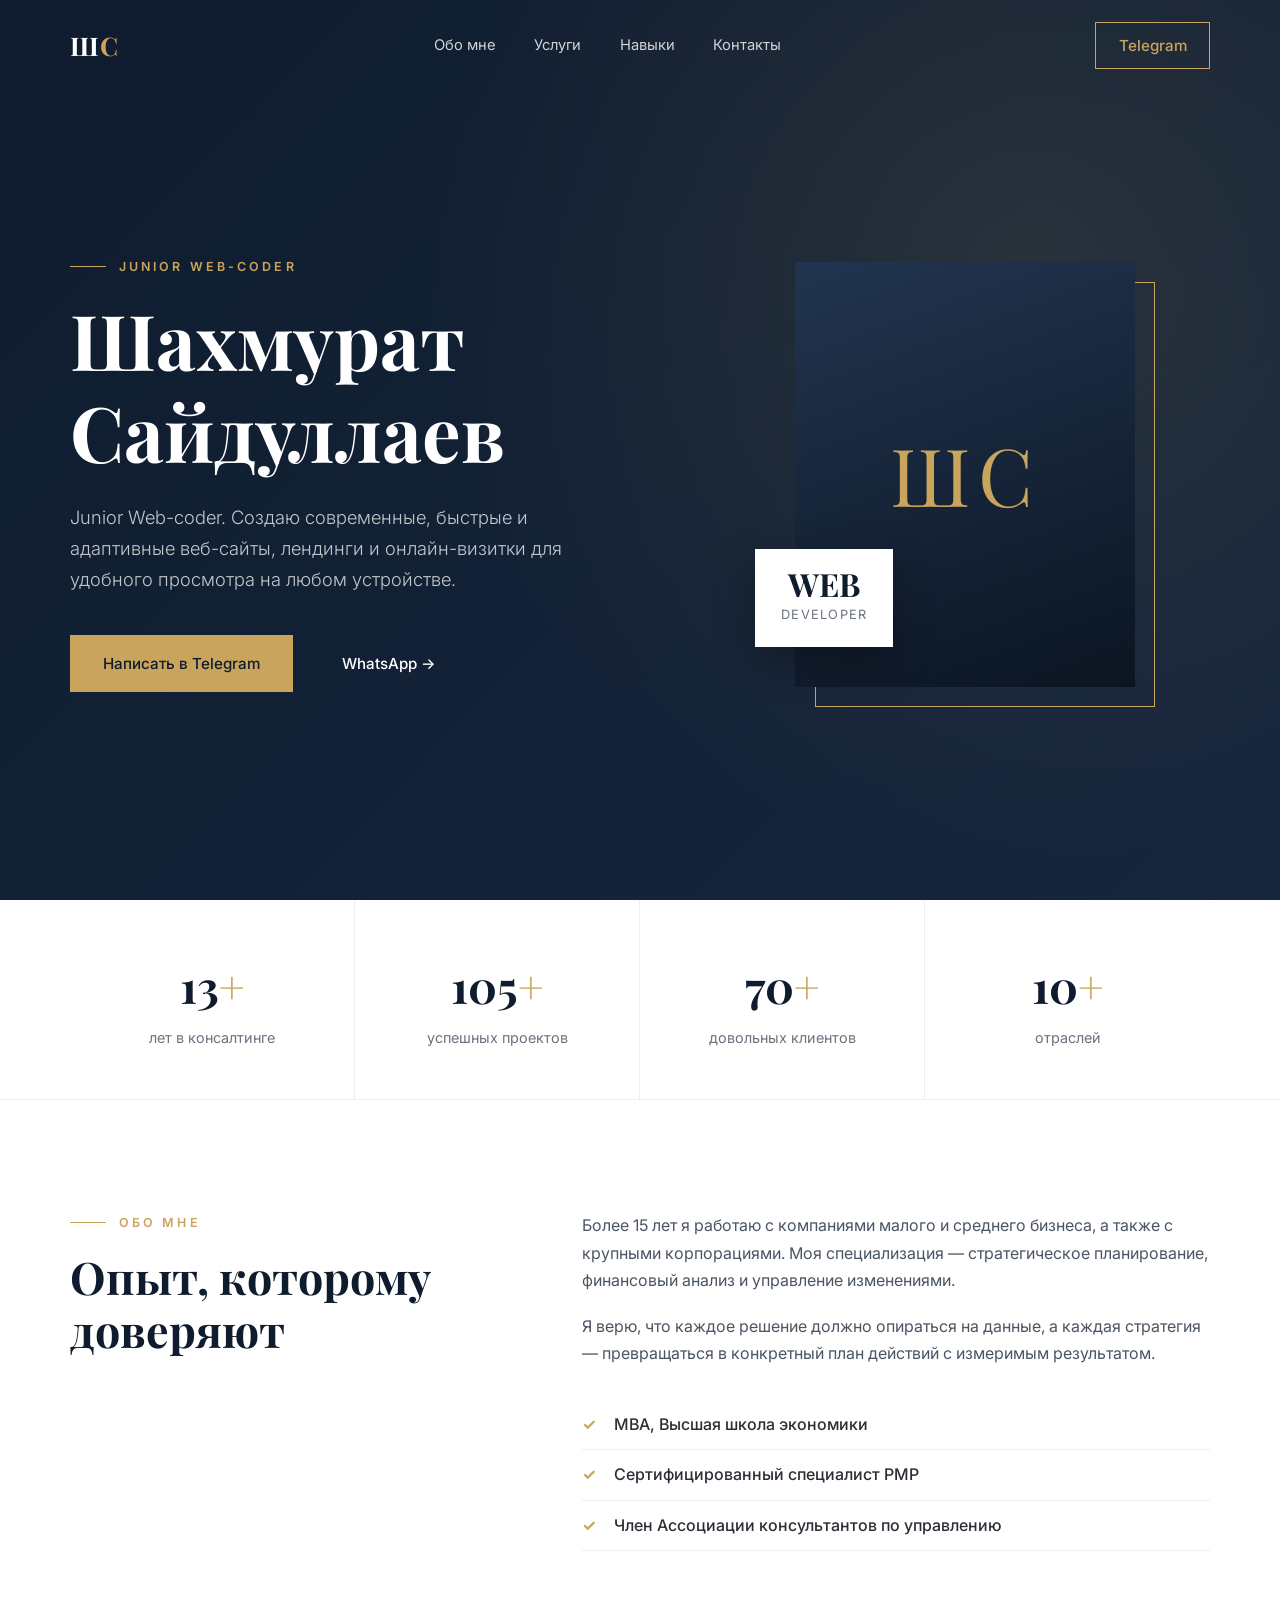
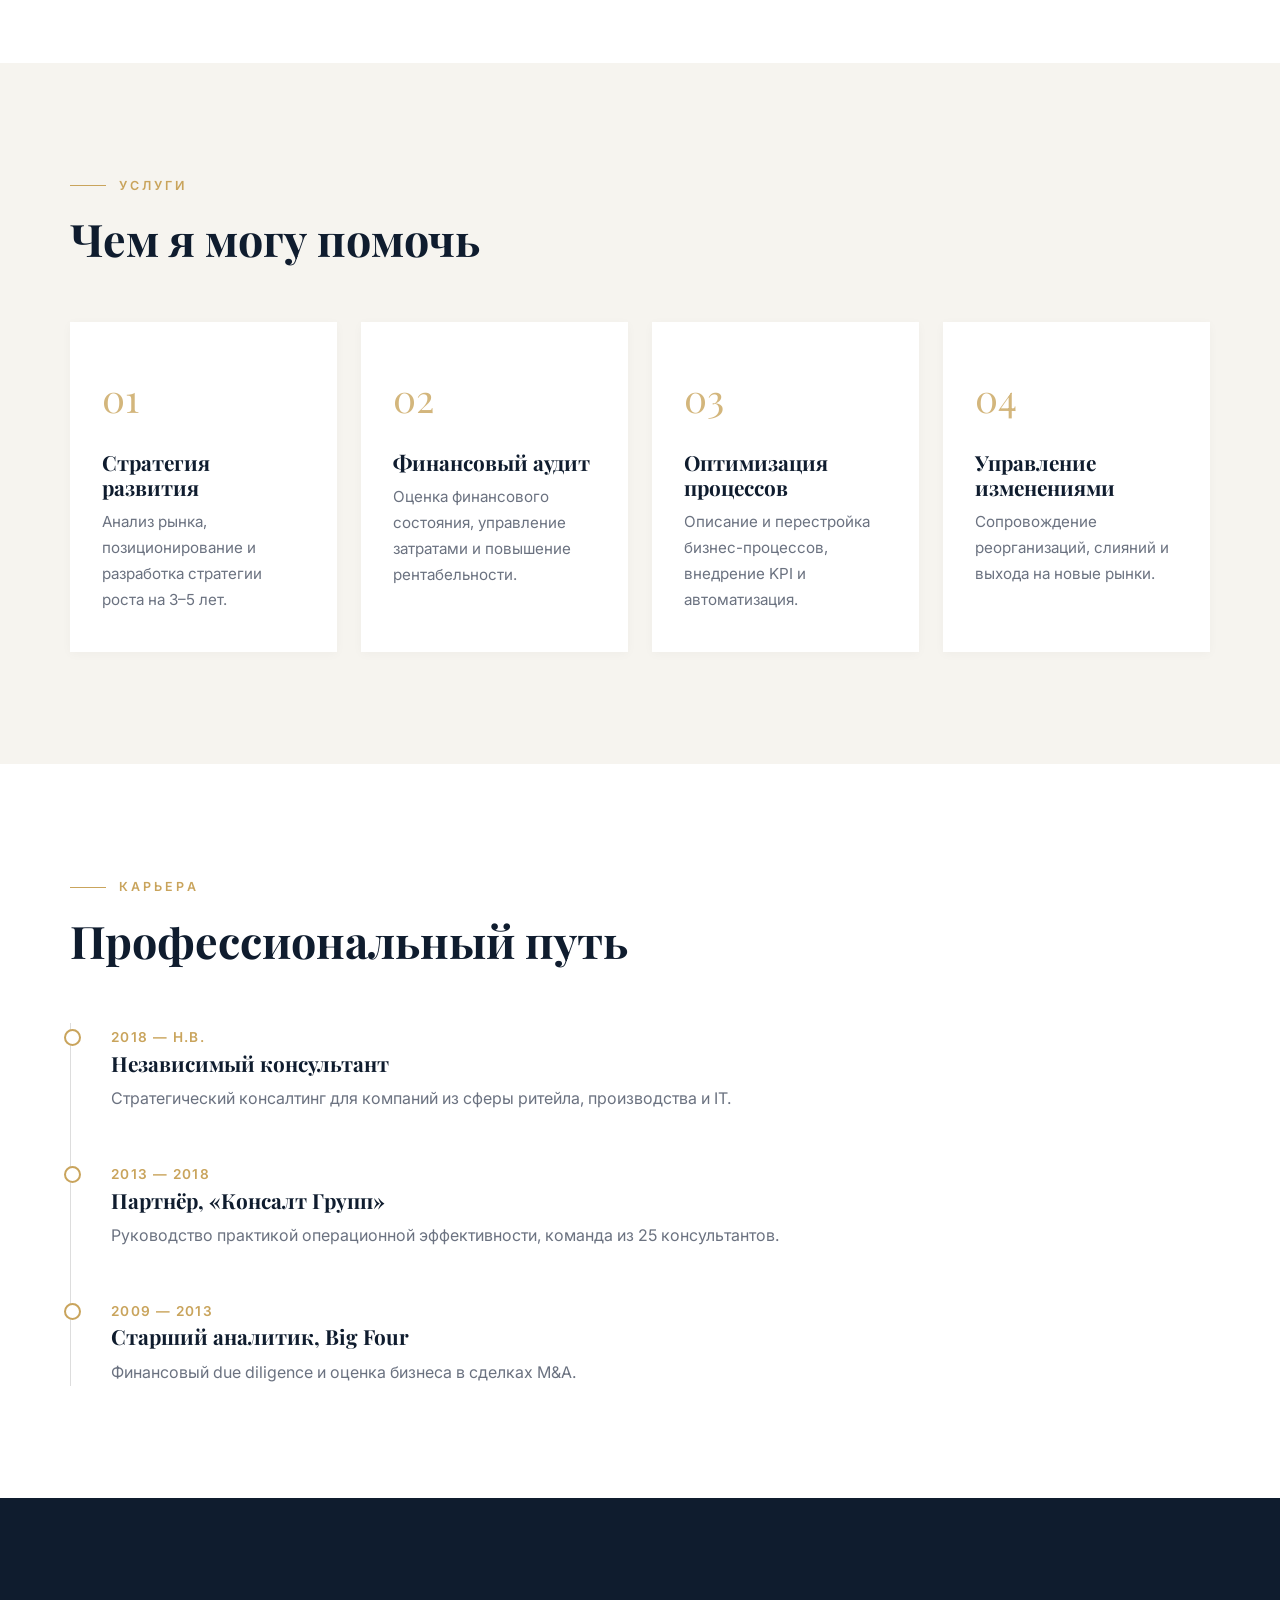
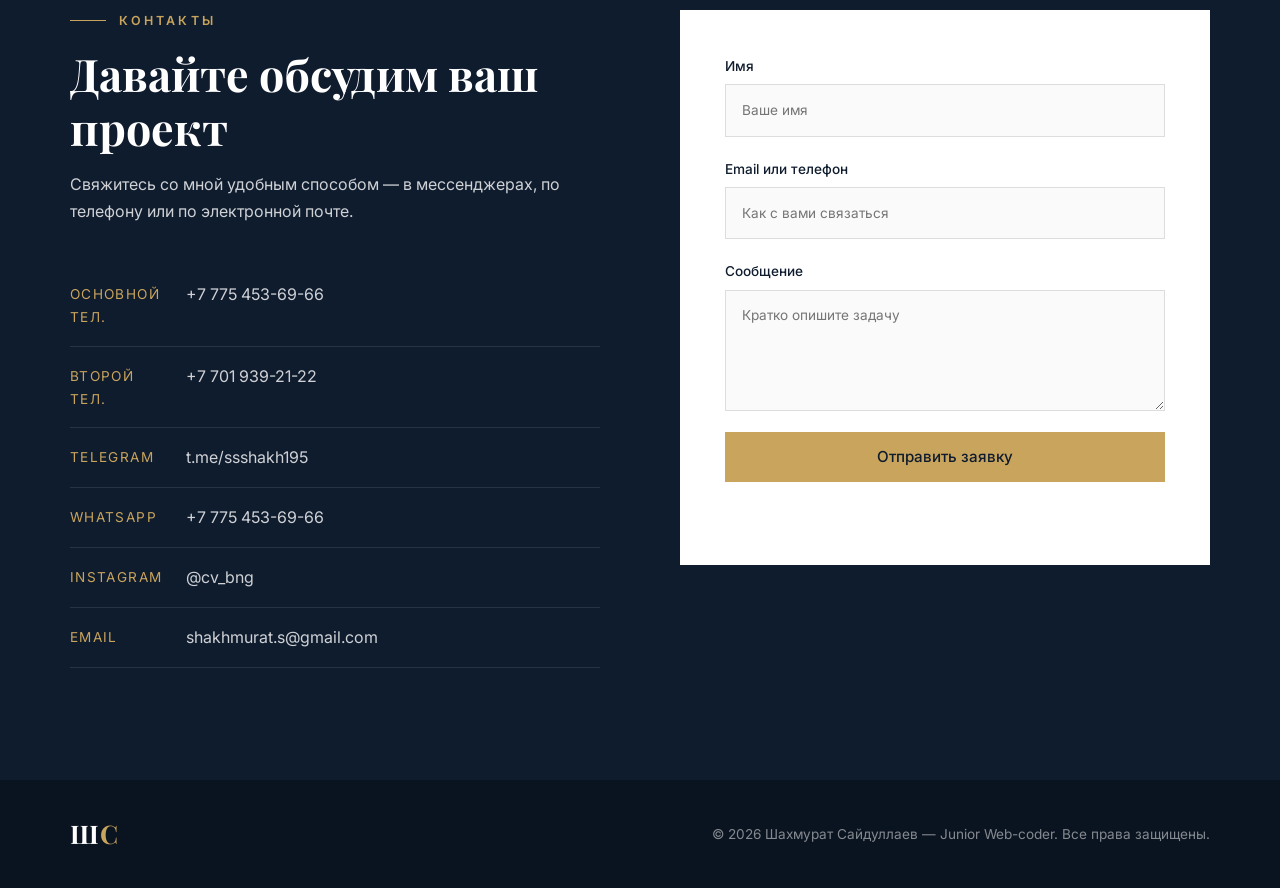
<file: business-card/index.html>
<!DOCTYPE html>
<html lang="ru">
<head>
  <meta charset="UTF-8">
  <meta name="viewport" content="width=device-width, initial-scale=1.0">
  <title>Шахмурат Сайдуллаев — Junior Web-coder</title>
  <meta name="description" content="Шахмурат Сайдуллаев — Junior Web-coder. Разработка современных сайтов и онлайн-визиток.">
  <link rel="preconnect" href="https://fonts.googleapis.com">
  <link rel="preconnect" href="https://fonts.gstatic.com" crossorigin>
  <link href="https://fonts.googleapis.com/css2?family=Playfair+Display:wght@500;600;700&family=Inter:wght@300;400;500;600&display=swap" rel="stylesheet">
  <link rel="stylesheet" href="style.css">
</head>
<body>

  <!-- Шапка -->
  <header class="header" id="header">
    <div class="container header__inner">
      <a href="#hero" class="logo">Ш<span>С</span></a>
      <nav class="nav" id="nav">
        <a href="#about">Обо мне</a>
        <a href="#services">Услуги</a>
        <a href="#experience">Навыки</a>
        <a href="#contact">Контакты</a>
      </nav>
      <a href="https://t.me/ssshakh195" target="_blank" rel="noopener" class="btn btn--outline header__cta">Telegram</a>
      <button class="burger" id="burger" aria-label="Меню"><span></span><span></span><span></span></button>
    </div>
  </header>

  <!-- Главный экран -->
  <section class="hero" id="hero">
    <div class="container hero__inner">
      <div class="hero__text reveal">
        <p class="eyebrow">Junior Web-coder</p>
        <h1>Шахмурат<br>Сайдуллаев</h1>
        <p class="hero__lead">Junior Web-coder. Создаю современные, быстрые и адаптивные веб-сайты, лендинги и онлайн-визитки для удобного просмотра на любом устройстве.</p>
        <div class="hero__actions">
          <a href="https://t.me/ssshakh195" target="_blank" rel="noopener" class="btn btn--gold">Написать в Telegram</a>
          <a href="https://wa.me/77754536966" target="_blank" rel="noopener" class="btn btn--ghost">WhatsApp →</a>
        </div>
      </div>
      <div class="hero__photo reveal">
        <div class="photo-frame">
          <div class="photo-placeholder">ШС</div>
        </div>
        <div class="hero__badge">
          <strong>WEB</strong>
          <span>Developer</span>
        </div>
      </div>
    </div>
  </section>

  <!-- Статистика -->
  <section class="stats">
    <div class="container stats__grid">
      <div class="stat reveal"><strong data-count="15">0</strong><span>лет в консалтинге</span></div>
      <div class="stat reveal"><strong data-count="120">0</strong><span>успешных проектов</span></div>
      <div class="stat reveal"><strong data-count="80">0</strong><span>довольных клиентов</span></div>
      <div class="stat reveal"><strong data-count="12">0</strong><span>отраслей</span></div>
    </div>
  </section>

  <!-- Обо мне -->
  <section class="section about" id="about">
    <div class="container about__grid">
      <div class="reveal">
        <p class="eyebrow">Обо мне</p>
        <h2>Опыт, которому доверяют</h2>
      </div>
      <div class="about__text reveal">
        <p>Более 15 лет я работаю с компаниями малого и среднего бизнеса, а также с крупными корпорациями. Моя специализация — стратегическое планирование, финансовый анализ и управление изменениями.</p>
        <p>Я верю, что каждое решение должно опираться на данные, а каждая стратегия — превращаться в конкретный план действий с измеримым результатом.</p>
        <ul class="checklist">
          <li>MBA, Высшая школа экономики</li>
          <li>Сертифицированный специалист PMP</li>
          <li>Член Ассоциации консультантов по управлению</li>
        </ul>
      </div>
    </div>
  </section>

  <!-- Услуги -->
  <section class="section services" id="services">
    <div class="container">
      <div class="section__head reveal">
        <p class="eyebrow">Услуги</p>
        <h2>Чем я могу помочь</h2>
      </div>
      <div class="services__grid">
        <article class="card reveal">
          <div class="card__num">01</div>
          <h3>Стратегия развития</h3>
          <p>Анализ рынка, позиционирование и разработка стратегии роста на 3–5 лет.</p>
        </article>
        <article class="card reveal">
          <div class="card__num">02</div>
          <h3>Финансовый аудит</h3>
          <p>Оценка финансового состояния, управление затратами и повышение рентабельности.</p>
        </article>
        <article class="card reveal">
          <div class="card__num">03</div>
          <h3>Оптимизация процессов</h3>
          <p>Описание и перестройка бизнес-процессов, внедрение KPI и автоматизация.</p>
        </article>
        <article class="card reveal">
          <div class="card__num">04</div>
          <h3>Управление изменениями</h3>
          <p>Сопровождение реорганизаций, слияний и выхода на новые рынки.</p>
        </article>
      </div>
    </div>
  </section>

  <!-- Опыт -->
  <section class="section experience" id="experience">
    <div class="container">
      <div class="section__head reveal">
        <p class="eyebrow">Карьера</p>
        <h2>Профессиональный путь</h2>
      </div>
      <div class="timeline">
        <div class="timeline__item reveal">
          <span class="timeline__date">2018 — н.в.</span>
          <h3>Независимый консультант</h3>
          <p>Стратегический консалтинг для компаний из сферы ритейла, производства и IT.</p>
        </div>
        <div class="timeline__item reveal">
          <span class="timeline__date">2013 — 2018</span>
          <h3>Партнёр, «Консалт Групп»</h3>
          <p>Руководство практикой операционной эффективности, команда из 25 консультантов.</p>
        </div>
        <div class="timeline__item reveal">
          <span class="timeline__date">2009 — 2013</span>
          <h3>Старший аналитик, Big Four</h3>
          <p>Финансовый due diligence и оценка бизнеса в сделках M&amp;A.</p>
        </div>
      </div>
    </div>
  </section>

  <!-- Контакты -->
  <section class="section contact" id="contact">
    <div class="container contact__grid">
      <div class="reveal">
        <p class="eyebrow">Контакты</p>
        <h2>Давайте обсудим ваш проект</h2>
        <p class="contact__lead">Свяжитесь со мной удобным способом — в мессенджерах, по телефону или по электронной почте.</p>
        <ul class="contact__list">
          <li><span>Основной тел.</span><a href="tel:+77754536966">+7 775 453-69-66</a></li>
          <li><span>Второй тел.</span><a href="tel:+77019392122">+7 701 939-21-22</a></li>
          <li><span>Telegram</span><a href="https://t.me/ssshakh195" target="_blank" rel="noopener">t.me/ssshakh195</a></li>
          <li><span>WhatsApp</span><a href="https://wa.me/77754536966" target="_blank" rel="noopener">+7 775 453-69-66</a></li>
          <li><span>Instagram</span><a href="https://instagram.com/cv_bng" target="_blank" rel="noopener">@cv_bng</a></li>
          <li><span>Email</span><a href="mailto:shakhmurat.s@gmail.com">shakhmurat.s@gmail.com</a></li>
        </ul>
      </div>
      <form class="form reveal" id="form">
        <label>Имя<input type="text" name="name" required placeholder="Ваше имя"></label>
        <label>Email или телефон<input type="text" name="contact" required placeholder="Как с вами связаться"></label>
        <label>Сообщение<textarea name="message" rows="4" placeholder="Кратко опишите задачу"></textarea></label>
        <button type="submit" class="btn btn--gold btn--full">Отправить заявку</button>
        <p class="form__note" id="formNote"></p>
      </form>
    </div>
  </section>

  <footer class="footer">
    <div class="container footer__inner">
      <a href="#hero" class="logo">Ш<span>С</span></a>
      <p>© <span id="year"></span> Шахмурат Сайдуллаев — Junior Web-coder. Все права защищены.</p>
    </div>
  </footer>

  <script src="script.js"></script>
</body>
</html>
</file>
<file: business-card/style.css>
:root {
  --navy: #0f1c2e;
  --navy-2: #16263d;
  --gold: #c9a45c;
  --gold-2: #e0c084;
  --light: #f6f4ef;
  --text: #2a2f36;
  --muted: #6b7280;
  --white: #ffffff;
  --serif: 'Playfair Display', Georgia, serif;
  --sans: 'Inter', system-ui, sans-serif;
}

* { margin: 0; padding: 0; box-sizing: border-box; }
html { scroll-behavior: smooth; }
body { font-family: var(--sans); color: var(--text); background: var(--white); line-height: 1.7; }
a { color: inherit; text-decoration: none; }
.container { width: min(1140px, 90%); margin: 0 auto; }

h1, h2, h3 { font-family: var(--serif); color: var(--navy); line-height: 1.2; }
h1 { font-size: clamp(2.8rem, 6vw, 4.8rem); color: var(--white); margin-bottom: 1.5rem; }
h2 { font-size: clamp(2rem, 3.5vw, 2.8rem); margin-bottom: 1rem; }
h3 { font-size: 1.3rem; margin-bottom: .6rem; }

.eyebrow {
  text-transform: uppercase; letter-spacing: .25em; font-size: .78rem;
  color: var(--gold); font-weight: 600; margin-bottom: 1rem;
  display: flex; align-items: center; gap: .8rem;
}
.eyebrow::before { content: ''; width: 36px; height: 1px; background: var(--gold); }

/* Кнопки */
.btn {
  display: inline-block; padding: .9rem 2rem; font-weight: 500; font-size: .95rem;
  border: 1px solid transparent; transition: all .3s ease; cursor: pointer; font-family: var(--sans);
}
.btn--gold { background: var(--gold); color: var(--navy); }
.btn--gold:hover { background: var(--gold-2); transform: translateY(-2px); }
.btn--outline { border-color: var(--gold); color: var(--gold); padding: .6rem 1.4rem; }
.btn--outline:hover { background: var(--gold); color: var(--navy); }
.btn--ghost { color: var(--white); }
.btn--ghost:hover { color: var(--gold); }
.btn--full { width: 100%; }

/* Шапка */
.header { position: fixed; inset: 0 0 auto; z-index: 100; padding: 1.4rem 0; transition: all .3s; }
.header.scrolled { background: rgba(15, 28, 46, .96); padding: .9rem 0; box-shadow: 0 4px 20px rgba(0,0,0,.2); backdrop-filter: blur(8px); }
.header__inner { display: flex; align-items: center; justify-content: space-between; gap: 2rem; }
.logo { font-family: var(--serif); font-size: 1.6rem; font-weight: 700; color: var(--white); letter-spacing: .05em; }
.logo span { color: var(--gold); }
.nav { display: flex; gap: 2.4rem; }
.nav a { color: rgba(255,255,255,.8); font-size: .92rem; position: relative; }
.nav a::after { content: ''; position: absolute; left: 0; bottom: -4px; width: 0; height: 1px; background: var(--gold); transition: width .3s; }
.nav a:hover { color: var(--white); }
.nav a:hover::after { width: 100%; }
.burger { display: none; background: none; border: none; cursor: pointer; flex-direction: column; gap: 5px; }
.burger span { width: 26px; height: 2px; background: var(--white); transition: .3s; }

/* Hero */
.hero {
  min-height: 100vh; display: flex; align-items: center; padding: 8rem 0 5rem;
  background:
    radial-gradient(circle at 80% 30%, rgba(201,164,92,.12), transparent 50%),
    linear-gradient(135deg, var(--navy) 0%, var(--navy-2) 100%);
}
.hero__inner { display: grid; grid-template-columns: 1.2fr 1fr; gap: 4rem; align-items: center; }
.hero__lead { color: rgba(255,255,255,.75); font-size: 1.15rem; max-width: 520px; margin-bottom: 2.5rem; font-weight: 300; }
.hero__actions { display: flex; gap: 1rem; flex-wrap: wrap; }
.hero__photo { position: relative; justify-self: center; }
.photo-frame { position: relative; width: 340px; aspect-ratio: 4/5; }
.photo-frame::before { content: ''; position: absolute; inset: 20px -20px -20px 20px; border: 1px solid var(--gold); }
.photo-placeholder {
  position: relative; width: 100%; height: 100%;
  background: linear-gradient(160deg, #22344f, #0b1522);
  display: grid; place-items: center;
  font-family: var(--serif); font-size: 5rem; color: var(--gold); letter-spacing: .1em;
}
.hero__badge {
  position: absolute; left: -40px; bottom: 40px; background: var(--white); padding: 1.2rem 1.6rem;
  box-shadow: 0 15px 40px rgba(0,0,0,.3); text-align: center;
}
.hero__badge strong { display: block; font-family: var(--serif); font-size: 2rem; color: var(--navy); line-height: 1; }
.hero__badge span { font-size: .8rem; color: var(--muted); text-transform: uppercase; letter-spacing: .1em; }

/* Статистика */
.stats { background: var(--white); border-bottom: 1px solid #eee; }
.stats__grid { display: grid; grid-template-columns: repeat(4, 1fr); }
.stat { padding: 3rem 1rem; text-align: center; border-right: 1px solid #eee; }
.stat:last-child { border-right: none; }
.stat strong { display: block; font-family: var(--serif); font-size: 2.8rem; color: var(--navy); }
.stat strong::after { content: '+'; color: var(--gold); }
.stat span { color: var(--muted); font-size: .9rem; }

/* Секции */
.section { padding: 7rem 0; }
.section__head { margin-bottom: 3.5rem; }

.about__grid { display: grid; grid-template-columns: 1fr 1.4fr; gap: 4rem; }
.about__text p { margin-bottom: 1.2rem; color: #4b5563; }
.checklist { list-style: none; margin-top: 2rem; }
.checklist li { padding: .7rem 0 .7rem 2rem; border-bottom: 1px solid #eee; position: relative; font-weight: 500; }
.checklist li::before { content: '✓'; position: absolute; left: 0; color: var(--gold); font-weight: 700; }

.services { background: var(--light); }
.services__grid { display: grid; grid-template-columns: repeat(4, 1fr); gap: 1.5rem; }
.card {
  background: var(--white); padding: 2.5rem 2rem; border-top: 3px solid transparent;
  transition: all .35s ease; box-shadow: 0 2px 10px rgba(0,0,0,.03);
}
.card:hover { border-top-color: var(--gold); transform: translateY(-8px); box-shadow: 0 20px 40px rgba(15,28,46,.1); }
.card__num { font-family: var(--serif); font-size: 2.4rem; color: var(--gold); margin-bottom: 1.2rem; opacity: .8; }
.card p { color: var(--muted); font-size: .95rem; }

.timeline { position: relative; max-width: 760px; padding-left: 2.5rem; border-left: 1px solid #ddd; }
.timeline__item { position: relative; padding-bottom: 3rem; }
.timeline__item:last-child { padding-bottom: 0; }
.timeline__item::before {
  content: ''; position: absolute; left: calc(-2.5rem - 7px); top: 6px;
  width: 13px; height: 13px; background: var(--white); border: 2px solid var(--gold); border-radius: 50%;
}
.timeline__date { color: var(--gold); font-weight: 600; font-size: .85rem; letter-spacing: .1em; text-transform: uppercase; }
.timeline__item p { color: var(--muted); }

.contact { background: var(--navy); color: rgba(255,255,255,.8); }
.contact h2 { color: var(--white); }
.contact__grid { display: grid; grid-template-columns: 1fr 1fr; gap: 5rem; align-items: start; }
.contact__lead { margin-bottom: 2.5rem; }
.contact__list { list-style: none; }
.contact__list li { padding: 1rem 0; border-bottom: 1px solid rgba(255,255,255,.1); display: flex; gap: 1rem; }
.contact__list span { width: 100px; color: var(--gold); font-size: .85rem; text-transform: uppercase; letter-spacing: .1em; padding-top: 2px; }
.contact__list a:hover { color: var(--gold); }

.form { background: var(--white); padding: 2.8rem; display: flex; flex-direction: column; gap: 1.3rem; }
.form label { display: flex; flex-direction: column; gap: .4rem; font-size: .85rem; font-weight: 500; color: var(--navy); }
.form input, .form textarea {
  font: inherit; font-weight: 400; padding: .85rem 1rem; border: 1px solid #ddd; background: #fafafa;
  transition: border-color .3s; resize: vertical; color: var(--text);
}
.form input:focus, .form textarea:focus { outline: none; border-color: var(--gold); background: var(--white); }
.form__note { text-align: center; color: #15803d; font-size: .9rem; min-height: 1.2em; }

.footer { background: #0a1320; padding: 2rem 0; color: rgba(255,255,255,.5); font-size: .85rem; }
.footer__inner { display: flex; justify-content: space-between; align-items: center; }

/* Анимация появления */
.reveal { opacity: 0; transform: translateY(30px); transition: opacity .8s ease, transform .8s ease; }
.reveal.visible { opacity: 1; transform: none; }

/* Адаптив */
@media (max-width: 960px) {
  .hero__inner, .about__grid, .contact__grid { grid-template-columns: 1fr; gap: 3rem; }
  .hero__photo { order: -1; }
  .photo-frame { width: 260px; }
  .services__grid { grid-template-columns: repeat(2, 1fr); }
  .stats__grid { grid-template-columns: repeat(2, 1fr); }
  .stat:nth-child(2) { border-right: none; }
  .stat:nth-child(-n+2) { border-bottom: 1px solid #eee; }
}
@media (max-width: 760px) {
  .header__cta { display: none; }
  .burger { display: flex; }
  .nav {
    position: fixed; top: 0; right: -100%; height: 100vh; width: 75%;
    background: var(--navy); flex-direction: column; justify-content: center; padding: 3rem;
    transition: right .4s; gap: 2rem;
  }
  .nav.open { right: 0; }
  .nav a { font-size: 1.2rem; }
  .burger { z-index: 101; }
  .burger.open span:nth-child(1) { transform: translateY(7px) rotate(45deg); }
  .burger.open span:nth-child(2) { opacity: 0; }
  .burger.open span:nth-child(3) { transform: translateY(-7px) rotate(-45deg); }
  .services__grid { grid-template-columns: 1fr; }
  .hero__badge { left: -20px; }
  .section { padding: 5rem 0; }
  .form { padding: 2rem 1.5rem; }
  .footer__inner { flex-direction: column; gap: 1rem; text-align: center; }
}
</file>
